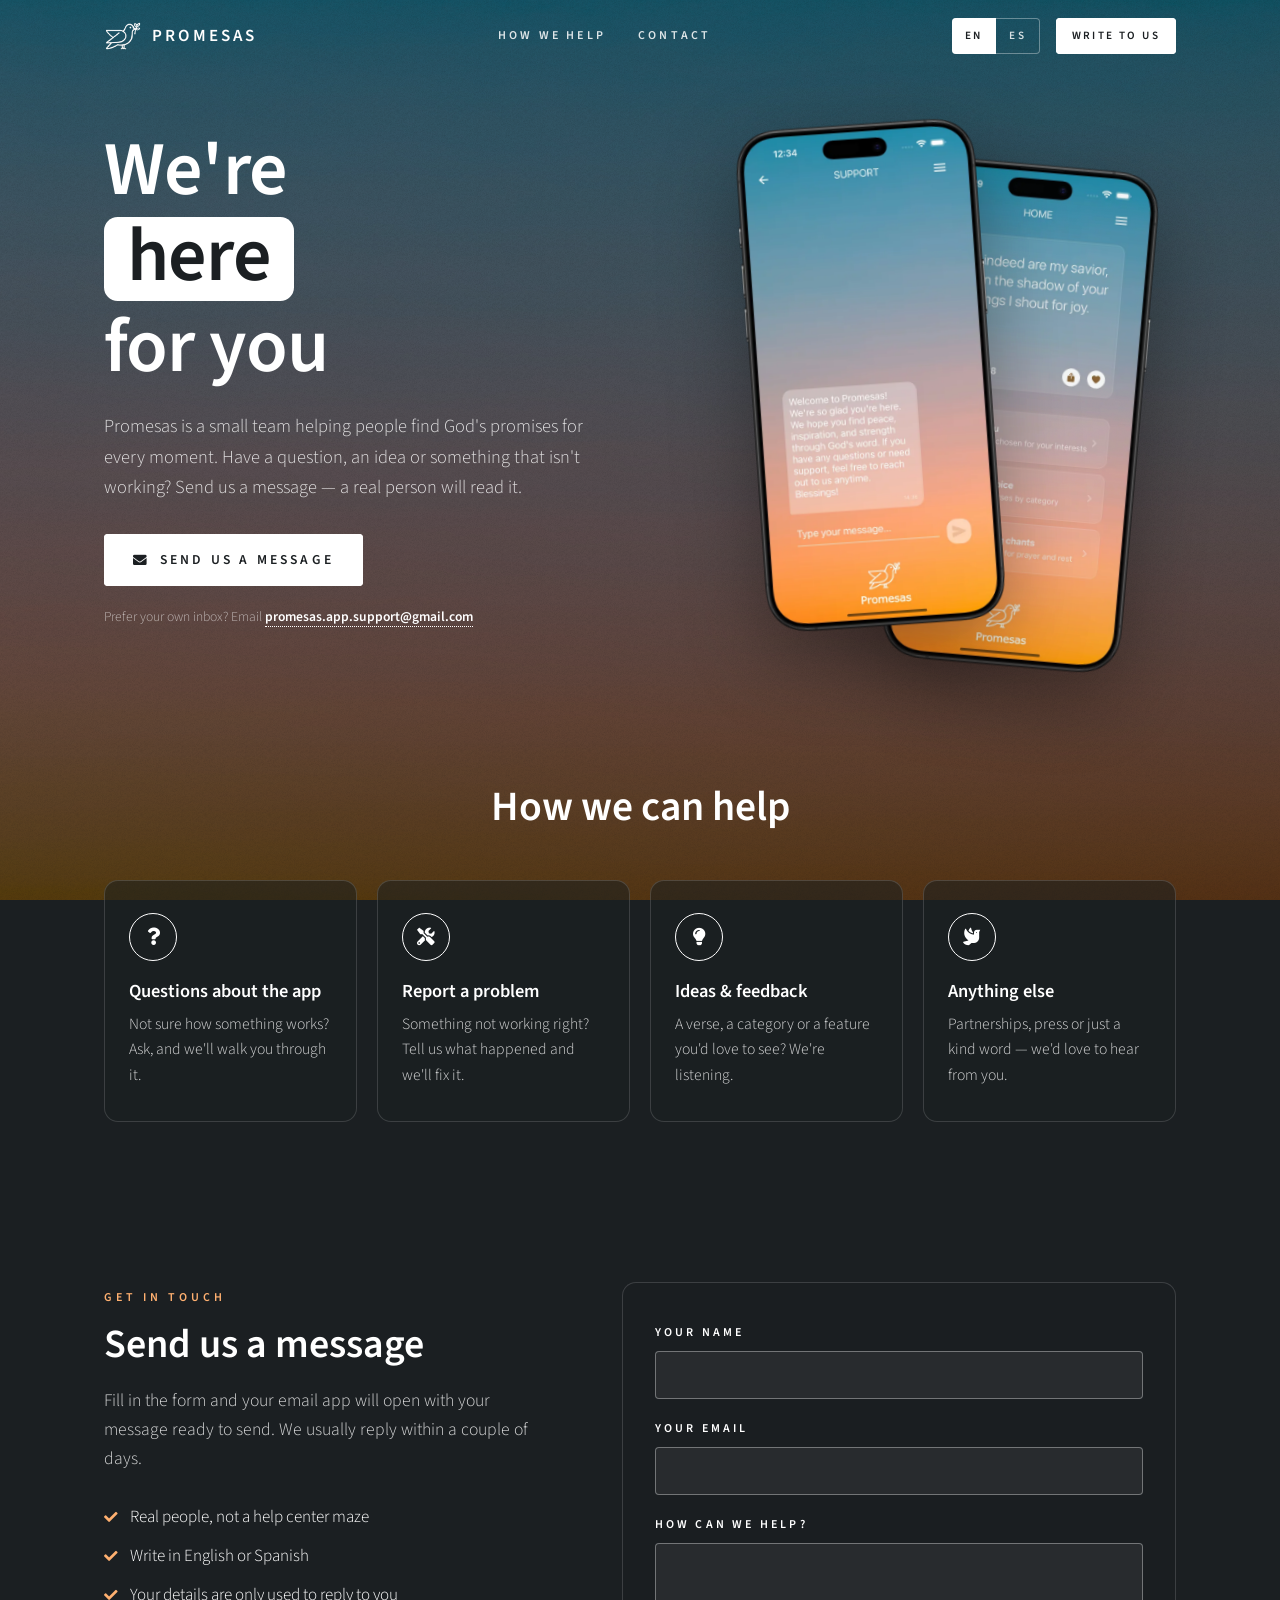
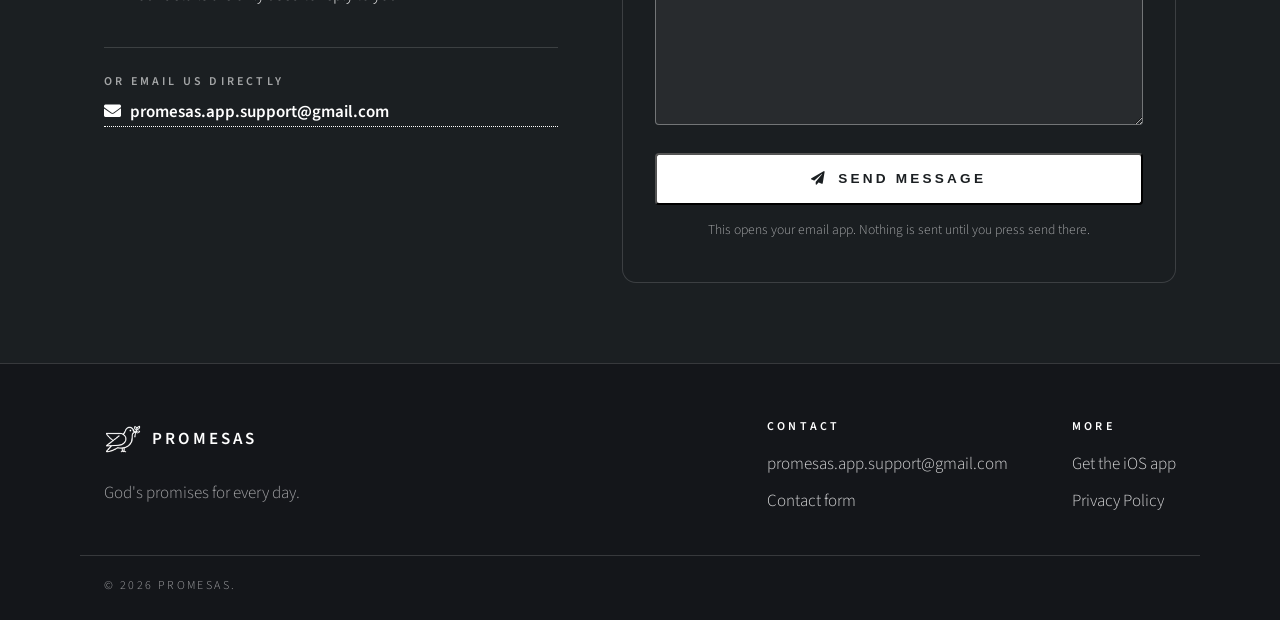
<file: index.html>
<!DOCTYPE HTML>
<html lang="en">
	<head>
		<title>Contact Promesas — We're here to help</title>
		<meta charset="utf-8" />
		<meta name="viewport" content="width=device-width, initial-scale=1" />
		<meta name="description" content="Questions, feedback or a problem with the Promesas app? Send our team a message and we'll get back to you." />
		<link rel="canonical" href="https://web.promesas-app.com/" />
		<meta name="apple-itunes-app" content="app-id=6755903369" />
		<meta property="og:type" content="website" />
		<meta property="og:site_name" content="Promesas" />
		<meta property="og:title" content="Contact Promesas — We're here to help" />
		<meta property="og:description" content="Questions, feedback or a problem with the Promesas app? Send our team a message and we'll get back to you." />
		<meta property="og:url" content="https://web.promesas-app.com/" />
		<meta property="og:image" content="https://web.promesas-app.com/images/og-card.jpg" />
		<meta property="og:image:width" content="1200" />
		<meta property="og:image:height" content="630" />
		<meta property="og:image:alt" content="Promesas app: God's promises for every day" />
		<meta name="twitter:card" content="summary_large_image" />
		<link rel="icon" type="image/png" sizes="32x32" href="images/favicon-32.png" />
		<link rel="apple-touch-icon" href="images/apple-touch-icon.png" />
		<script type="application/ld+json">
		{
			"@context": "https://schema.org",
			"@type": "Organization",
			"name": "Promesas",
			"url": "https://web.promesas-app.com/",
			"logo": "https://web.promesas-app.com/images/apple-touch-icon.png",
			"contactPoint": {
				"@type": "ContactPoint",
				"contactType": "customer support",
				"email": "promesas.app.support@gmail.com",
				"availableLanguage": ["English", "Spanish"]
			}
		}
		</script>
		<link rel="stylesheet" href="assets/css/fontawesome-all.min.css" />
		<link rel="stylesheet" href="https://fonts.googleapis.com/css?family=Source+Sans+Pro:300italic,600italic,300,600&display=swap" />
		<link rel="stylesheet" href="assets/css/landing.css" />
	</head>
	<body>

		<a class="skip-link" href="#contact" data-i18n="skip">Skip to contact form</a>

		<!-- BG -->
			<div id="bg" aria-hidden="true"></div>

		<!-- Nav -->
			<header class="nav" id="top">
				<div class="container nav-inner">
					<a class="brand" href="#top">
						<img src="images/icon-256.webp" width="256" height="256" alt="" />
						<span>Promesas</span>
					</a>
					<nav class="nav-links" aria-label="Primary">
						<a href="#help" data-i18n="nav.help">How we help</a>
						<a href="#contact" data-i18n="nav.contact">Contact</a>
					</nav>
					<div class="nav-end">
						<div class="lang-toggle" role="group" aria-label="Language / Idioma">
							<button type="button" data-lang="en" aria-pressed="true" lang="en">EN</button>
							<button type="button" data-lang="es" aria-pressed="false" lang="es">ES</button>
						</div>
						<a class="button primary small nav-cta" href="#contact" data-i18n="nav.cta">Write to us</a>
					</div>
				</div>
			</header>

		<main>

			<!-- Hero -->
				<section class="hero">
					<div class="container hero-inner">
						<div class="hero-copy">
							<h1 class="hero-title">
								<span data-i18n="hero.l1">We're</span><br />
								<span class="hl" data-i18n="hero.l2">here</span><br />
								<span data-i18n="hero.l3">for you</span>
							</h1>
							<p class="hero-subtitle" data-i18n="hero.sub">
								Promesas is a small team helping people find God's promises for every moment. Have a question, an idea or something that isn't working? Send us a message — a real person will read it.
							</p>
							<ul class="actions">
								<li><a href="#contact" class="button primary large"><i class="fas fa-envelope" aria-hidden="true"></i> <span data-i18n="hero.cta">Send us a message</span></a></li>
							</ul>
							<p class="hero-note">
								<span data-i18n="hero.note">Prefer your own inbox? Email</span>
								<a class="mail-link" href="mailto:promesas.app.support@gmail.com">promesas.app.support@gmail.com</a>
							</p>
						</div>
						<div class="hero-media">
							<img class="phone phone-back" src="images/screens/home.webp" width="588" height="1200" alt="" />
							<img class="phone phone-front" src="images/screens/support.webp" width="588" height="1200" fetchpriority="high" alt="Promesas support screen with a welcome message from the team" data-i18n-alt="hero.alt" />
						</div>
					</div>
				</section>

			<!-- How we can help -->
				<section class="section" id="help">
					<div class="container">
						<h2 class="section-title" data-i18n="help.title">How we can help</h2>
						<div class="grid">
							<article class="card">
								<span class="card-icon" aria-hidden="true"><i class="fas fa-question"></i></span>
								<h3 data-i18n="help.q.t">Questions about the app</h3>
								<p data-i18n="help.q.d">Not sure how something works? Ask, and we'll walk you through it.</p>
							</article>
							<article class="card">
								<span class="card-icon" aria-hidden="true"><i class="fas fa-tools"></i></span>
								<h3 data-i18n="help.b.t">Report a problem</h3>
								<p data-i18n="help.b.d">Something not working right? Tell us what happened and we'll fix it.</p>
							</article>
							<article class="card">
								<span class="card-icon" aria-hidden="true"><i class="fas fa-lightbulb"></i></span>
								<h3 data-i18n="help.f.t">Ideas &amp; feedback</h3>
								<p data-i18n="help.f.d">A verse, a category or a feature you'd love to see? We're listening.</p>
							</article>
							<article class="card">
								<span class="card-icon" aria-hidden="true"><i class="fas fa-dove"></i></span>
								<h3 data-i18n="help.o.t">Anything else</h3>
								<p data-i18n="help.o.d">Partnerships, press or just a kind word — we'd love to hear from you.</p>
							</article>
						</div>
					</div>
				</section>

			<!-- Contact -->
				<section class="section" id="contact">
					<div class="container">
						<div class="contact">
							<div class="contact-intro">
								<span class="eyebrow" data-i18n="contact.eyebrow">Get in touch</span>
								<h2 data-i18n="contact.title">Send us a message</h2>
								<p data-i18n="contact.sub">Fill in the form and your email app will open with your message ready to send. We usually reply within a couple of days.</p>
								<ul class="checks">
									<li><i class="fas fa-check" aria-hidden="true"></i> <span data-i18n="contact.c1">Real people, not a help center maze</span></li>
									<li><i class="fas fa-check" aria-hidden="true"></i> <span data-i18n="contact.c2">Write in English or Spanish</span></li>
									<li><i class="fas fa-check" aria-hidden="true"></i> <span data-i18n="contact.c3">Your details are only used to reply to you</span></li>
								</ul>
								<div class="contact-direct">
									<span class="contact-direct-label" data-i18n="contact.direct">Or email us directly</span>
									<a class="mail-link" href="mailto:promesas.app.support@gmail.com"><i class="fas fa-envelope" aria-hidden="true"></i> promesas.app.support@gmail.com</a>
								</div>
							</div>

							<div class="contact-panel">
								<form id="contact-form" class="contact-form" action="mailto:promesas.app.support@gmail.com" method="post" enctype="text/plain" novalidate>
									<div class="field">
										<label for="cf-name" data-i18n="form.name">Your name</label>
										<input id="cf-name" name="name" type="text" autocomplete="name" required maxlength="100" aria-describedby="cf-name-err" />
										<p class="field-error" id="cf-name-err" aria-live="polite"></p>
									</div>
									<div class="field">
										<label for="cf-email" data-i18n="form.email">Your email</label>
										<input id="cf-email" name="email" type="email" autocomplete="email" inputmode="email" required maxlength="200" aria-describedby="cf-email-err" />
										<p class="field-error" id="cf-email-err" aria-live="polite"></p>
									</div>
									<div class="field">
										<label for="cf-message" data-i18n="form.message">How can we help?</label>
										<textarea id="cf-message" name="message" rows="6" required minlength="10" maxlength="2000" aria-describedby="cf-message-err"></textarea>
										<p class="field-error" id="cf-message-err" aria-live="polite"></p>
									</div>
									<button type="submit" class="button primary large form-submit"><i class="fas fa-paper-plane" aria-hidden="true"></i> <span data-i18n="form.submit">Send message</span></button>
									<p class="form-hint" data-i18n="form.hint">This opens your email app. Nothing is sent until you press send there.</p>
								</form>

								<div class="form-status" id="form-status" role="status" aria-live="polite" tabindex="-1" hidden>
									<span class="card-icon" aria-hidden="true"><i class="fas fa-envelope-open-text"></i></span>
									<h3 data-i18n="done.title">Almost there!</h3>
									<p data-i18n="done.body">Your email app should now be open with your message. Press send there and we'll get back to you soon.</p>
									<p class="form-status-fallback">
										<span data-i18n="done.fallback">Didn't open? Email us at</span>
										<a class="mail-link" href="mailto:promesas.app.support@gmail.com">promesas.app.support@gmail.com</a>
									</p>
									<ul class="actions center">
										<li><button type="button" class="button small" id="copy-message" data-i18n="done.copy">Copy my message</button></li>
										<li><button type="button" class="button small" id="new-message" data-i18n="done.again">Write another</button></li>
									</ul>
									<p class="copy-feedback" id="copy-feedback" aria-live="polite"></p>
								</div>
							</div>
						</div>
					</div>
				</section>

		</main>

		<!-- Footer -->
			<footer class="footer">
				<div class="container footer-inner">
					<div class="footer-brand">
						<a class="brand" href="#top">
							<img src="images/icon-256.webp" width="256" height="256" alt="" loading="lazy" />
							<span>Promesas</span>
						</a>
						<p data-i18n="footer.tag">God's promises for every day.</p>
					</div>
					<div class="footer-col">
						<h4 data-i18n="footer.contact">Contact</h4>
						<a href="mailto:promesas.app.support@gmail.com" class="footer-mail">promesas.app.support@gmail.com</a>
						<a href="#contact" data-i18n="footer.form">Contact form</a>
					</div>
					<div class="footer-col">
						<h4 data-i18n="footer.more">More</h4>
						<a href="https://apps.apple.com/us/app/promesas/id6755903369" data-i18n="footer.app">Get the iOS app</a>
						<a href="privacy.html" data-i18n="footer.privacy">Privacy Policy</a>
					</div>
				</div>
				<div class="container footer-bottom">
					<p>&copy; <span class="year"></span> Promesas.</p>
				</div>
			</footer>

		<script>
			(function () {
				var EMAIL = 'promesas.app.support@gmail.com';

				var I18N = {
					en: {
						'meta.title': "Contact Promesas — We're here to help",
						'skip': 'Skip to contact form',
						'nav.help': 'How we help',
						'nav.contact': 'Contact',
						'nav.cta': 'Write to us',
						'hero.l1': "We're",
						'hero.l2': 'here',
						'hero.l3': 'for you',
						'hero.sub': "Promesas is a small team helping people find God's promises for every moment. Have a question, an idea or something that isn't working? Send us a message — a real person will read it.",
						'hero.cta': 'Send us a message',
						'hero.note': 'Prefer your own inbox? Email',
						'hero.alt': 'Promesas support screen with a welcome message from the team',
						'help.title': 'How we can help',
						'help.q.t': 'Questions about the app',
						'help.q.d': "Not sure how something works? Ask, and we'll walk you through it.",
						'help.b.t': 'Report a problem',
						'help.b.d': "Something not working right? Tell us what happened and we'll fix it.",
						'help.f.t': 'Ideas & feedback',
						'help.f.d': "A verse, a category or a feature you'd love to see? We're listening.",
						'help.o.t': 'Anything else',
						'help.o.d': "Partnerships, press or just a kind word — we'd love to hear from you.",
						'contact.eyebrow': 'Get in touch',
						'contact.title': 'Send us a message',
						'contact.sub': 'Fill in the form and your email app will open with your message ready to send. We usually reply within a couple of days.',
						'contact.c1': 'Real people, not a help center maze',
						'contact.c2': 'Write in English or Spanish',
						'contact.c3': 'Your details are only used to reply to you',
						'contact.direct': 'Or email us directly',
						'form.name': 'Your name',
						'form.email': 'Your email',
						'form.message': 'How can we help?',
						'form.submit': 'Send message',
						'form.hint': 'This opens your email app. Nothing is sent until you press send there.',
						'err.name': 'Please tell us your name.',
						'err.emailEmpty': 'Please enter your email so we can reply.',
						'err.emailBad': "That email doesn't look right. Check it and try again.",
						'err.messageEmpty': 'Please write your message.',
						'err.messageShort': 'Please add a little more detail (at least 10 characters).',
						'done.title': 'Almost there!',
						'done.body': "Your email app should now be open with your message. Press send there and we'll get back to you soon.",
						'done.fallback': "Didn't open? Email us at",
						'done.copy': 'Copy my message',
						'done.again': 'Write another',
						'done.copied': 'Message copied. Paste it into an email to ' + EMAIL + '.',
						'done.copyFail': 'Couldn’t copy automatically. Please select and copy your message.',
						'mail.subject': 'Promesas — message from',
						'mail.from': 'From',
						'footer.tag': "God's promises for every day.",
						'footer.contact': 'Contact',
						'footer.form': 'Contact form',
						'footer.more': 'More',
						'footer.app': 'Get the iOS app',
						'footer.privacy': 'Privacy Policy'
					},
					es: {
						'meta.title': 'Contacta a Promesas — Estamos para ayudarte',
						'skip': 'Ir al formulario de contacto',
						'nav.help': 'Cómo ayudamos',
						'nav.contact': 'Contacto',
						'nav.cta': 'Escríbenos',
						'hero.l1': 'Estamos',
						'hero.l2': 'aquí',
						'hero.l3': 'para ti',
						'hero.sub': 'Promesas es un pequeño equipo que ayuda a las personas a encontrar las promesas de Dios para cada momento. ¿Tienes una pregunta, una idea o algo que no funciona? Escríbenos — una persona real leerá tu mensaje.',
						'hero.cta': 'Envíanos un mensaje',
						'hero.note': '¿Prefieres tu propio correo? Escribe a',
						'hero.alt': 'Pantalla de soporte de Promesas con un mensaje de bienvenida del equipo',
						'help.title': 'Cómo podemos ayudarte',
						'help.q.t': 'Preguntas sobre la app',
						'help.q.d': '¿No sabes cómo funciona algo? Pregúntanos y te guiamos paso a paso.',
						'help.b.t': 'Reportar un problema',
						'help.b.d': '¿Algo no funciona bien? Cuéntanos qué pasó y lo arreglaremos.',
						'help.f.t': 'Ideas y comentarios',
						'help.f.d': '¿Un versículo, una categoría o una función que te gustaría ver? Te escuchamos.',
						'help.o.t': 'Cualquier otra cosa',
						'help.o.d': 'Alianzas, prensa o simplemente unas palabras amables — nos encantará saber de ti.',
						'contact.eyebrow': 'Ponte en contacto',
						'contact.title': 'Envíanos un mensaje',
						'contact.sub': 'Completa el formulario y se abrirá tu app de correo con tu mensaje listo para enviar. Normalmente respondemos en un par de días.',
						'contact.c1': 'Personas reales, no un laberinto de ayuda',
						'contact.c2': 'Escríbenos en español o en inglés',
						'contact.c3': 'Tus datos solo se usan para responderte',
						'contact.direct': 'O escríbenos directamente',
						'form.name': 'Tu nombre',
						'form.email': 'Tu correo electrónico',
						'form.message': '¿Cómo podemos ayudarte?',
						'form.submit': 'Enviar mensaje',
						'form.hint': 'Esto abre tu app de correo. No se envía nada hasta que pulses enviar allí.',
						'err.name': 'Por favor, dinos tu nombre.',
						'err.emailEmpty': 'Por favor, escribe tu correo para poder responderte.',
						'err.emailBad': 'Ese correo no parece correcto. Revísalo e inténtalo de nuevo.',
						'err.messageEmpty': 'Por favor, escribe tu mensaje.',
						'err.messageShort': 'Por favor, añade un poco más de detalle (al menos 10 caracteres).',
						'done.title': '¡Ya casi!',
						'done.body': 'Tu app de correo debería estar abierta con tu mensaje. Pulsa enviar allí y te responderemos pronto.',
						'done.fallback': '¿No se abrió? Escríbenos a',
						'done.copy': 'Copiar mi mensaje',
						'done.again': 'Escribir otro',
						'done.copied': 'Mensaje copiado. Pégalo en un correo a ' + EMAIL + '.',
						'done.copyFail': 'No se pudo copiar automáticamente. Selecciona y copia tu mensaje.',
						'mail.subject': 'Promesas — mensaje de',
						'mail.from': 'De',
						'footer.tag': 'Las promesas de Dios para cada día.',
						'footer.contact': 'Contacto',
						'footer.form': 'Formulario de contacto',
						'footer.more': 'Más',
						'footer.app': 'Descarga la app para iOS',
						'footer.privacy': 'Política de privacidad'
					}
				};

				var lang = 'en';
				var t = function (key) { return (I18N[lang] && I18N[lang][key]) || I18N.en[key] || ''; };

				var store = {
					get: function () { try { return localStorage.getItem('promesas-lang'); } catch (e) { return null; } },
					set: function (v) { try { localStorage.setItem('promesas-lang', v); } catch (e) {} }
				};

				var lastErrors = {};

				function applyLang(next) {
					lang = I18N[next] ? next : 'en';
					document.documentElement.lang = lang;
					document.title = t('meta.title');
					document.querySelectorAll('[data-i18n]').forEach(function (el) { el.textContent = t(el.getAttribute('data-i18n')); });
					document.querySelectorAll('[data-i18n-alt]').forEach(function (el) { el.alt = t(el.getAttribute('data-i18n-alt')); });
					document.querySelectorAll('.lang-toggle button').forEach(function (b) {
						b.setAttribute('aria-pressed', b.getAttribute('data-lang') === lang ? 'true' : 'false');
					});
					// Re-render any visible validation messages in the new language
					Object.keys(lastErrors).forEach(function (id) { setError(id, lastErrors[id]); });
				}

				document.querySelectorAll('.lang-toggle button').forEach(function (b) {
					b.addEventListener('click', function () {
						var next = b.getAttribute('data-lang');
						store.set(next);
						applyLang(next);
					});
				});

				var saved = store.get();
				var browser = (navigator.language || 'en').slice(0, 2).toLowerCase();
				applyLang(saved || (browser === 'es' ? 'es' : 'en'));

				// Contact form (mailto)
				var form = document.getElementById('contact-form');
				var status = document.getElementById('form-status');
				var fields = {
					name: document.getElementById('cf-name'),
					email: document.getElementById('cf-email'),
					message: document.getElementById('cf-message')
				};
				var EMAIL_RE = /^[^\s@]+@[^\s@]+\.[^\s@]{2,}$/;
				var lastBody = '';

				function setError(id, key) {
					var input = fields[id];
					var out = document.getElementById(input.id + '-err');
					if (key) {
						lastErrors[id] = key;
						input.setAttribute('aria-invalid', 'true');
						out.textContent = t(key);
					} else {
						delete lastErrors[id];
						input.removeAttribute('aria-invalid');
						out.textContent = '';
					}
				}

				function check(id) {
					var v = fields[id].value.trim();
					var key = null;
					if (id === 'name' && !v) key = 'err.name';
					if (id === 'email') key = !v ? 'err.emailEmpty' : (!EMAIL_RE.test(v) ? 'err.emailBad' : null);
					if (id === 'message') key = !v ? 'err.messageEmpty' : (v.length < 10 ? 'err.messageShort' : null);
					setError(id, key);
					return !key;
				}

				Object.keys(fields).forEach(function (id) {
					fields[id].addEventListener('blur', function () { if (fields[id].value) check(id); });
					fields[id].addEventListener('input', function () { if (lastErrors[id]) check(id); });
				});

				form.addEventListener('submit', function (e) {
					e.preventDefault();
					var firstBad = null;
					['name', 'email', 'message'].forEach(function (id) {
						if (!check(id) && !firstBad) firstBad = fields[id];
					});
					if (firstBad) { firstBad.focus(); return; }

					var name = fields.name.value.trim();
					var email = fields.email.value.trim();
					var message = fields.message.value.trim();
					lastBody = message + '\n\n— ' + t('mail.from') + ': ' + name + ' <' + email + '>';
					var href = 'mailto:' + EMAIL +
						'?subject=' + encodeURIComponent(t('mail.subject') + ' ' + name) +
						'&body=' + encodeURIComponent(lastBody);

					window.location.href = href;

					form.hidden = true;
					status.hidden = false;
					document.getElementById('copy-feedback').textContent = '';
					status.focus();
				});

				document.getElementById('new-message').addEventListener('click', function () {
					form.reset();
					Object.keys(fields).forEach(function (id) { setError(id, null); });
					status.hidden = true;
					form.hidden = false;
					fields.name.focus();
				});

				document.getElementById('copy-message').addEventListener('click', function () {
					var fb = document.getElementById('copy-feedback');
					var text = 'To: ' + EMAIL + '\n\n' + lastBody;
					var done = function () { fb.textContent = t('done.copied'); };
					var fail = function () { fb.textContent = t('done.copyFail'); };
					if (navigator.clipboard && navigator.clipboard.writeText) {
						navigator.clipboard.writeText(text).then(done, fail);
					} else {
						fail();
					}
				});

				document.querySelectorAll('.year').forEach(function (el) { el.textContent = new Date().getFullYear(); });

				// The privacy policy used to live at #privacy; keep old links working
				if (location.hash === '#privacy') location.replace('privacy.html');

				// Shadow the nav once the page scrolls
				var nav = document.querySelector('.nav');
				var onScroll = function () { nav.classList.toggle('is-scrolled', window.scrollY > 8); };
				window.addEventListener('scroll', onScroll, { passive: true });
				onScroll();
			})();
		</script>

	</body>
</html>
</file>
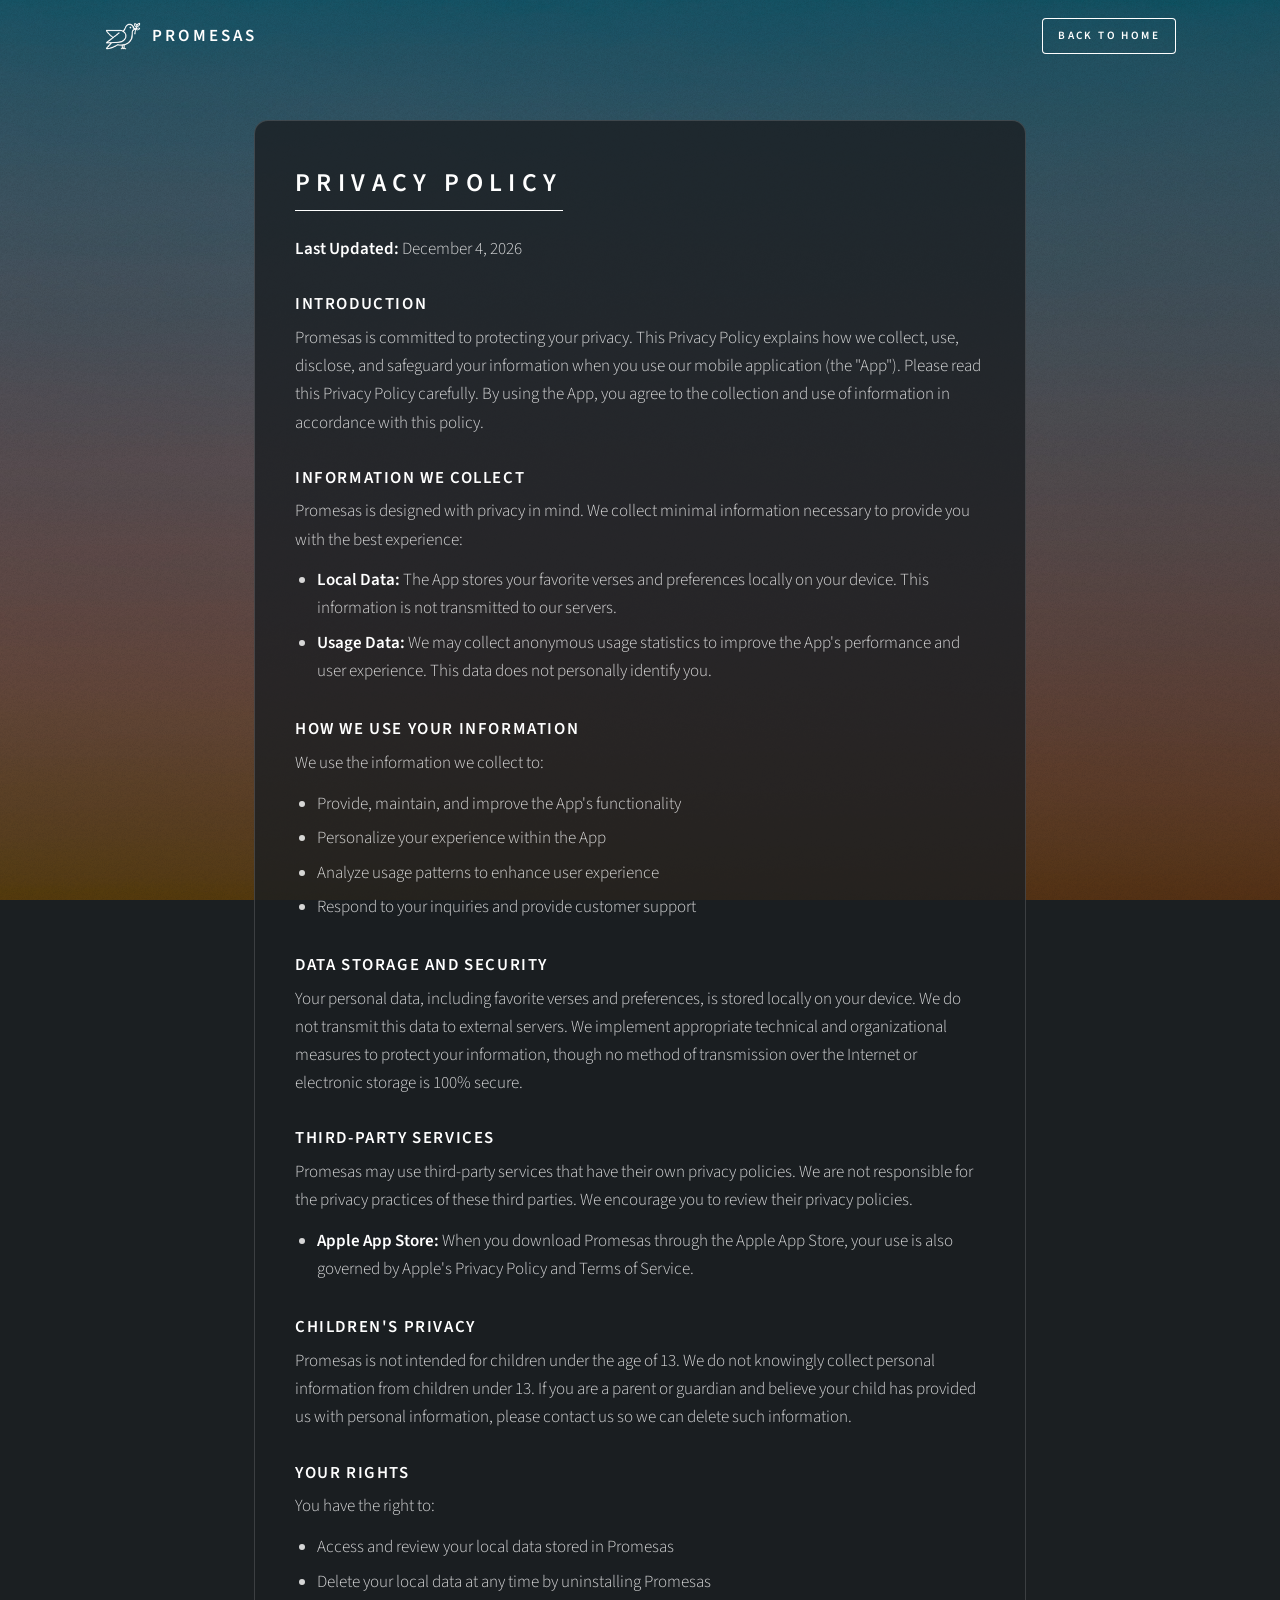
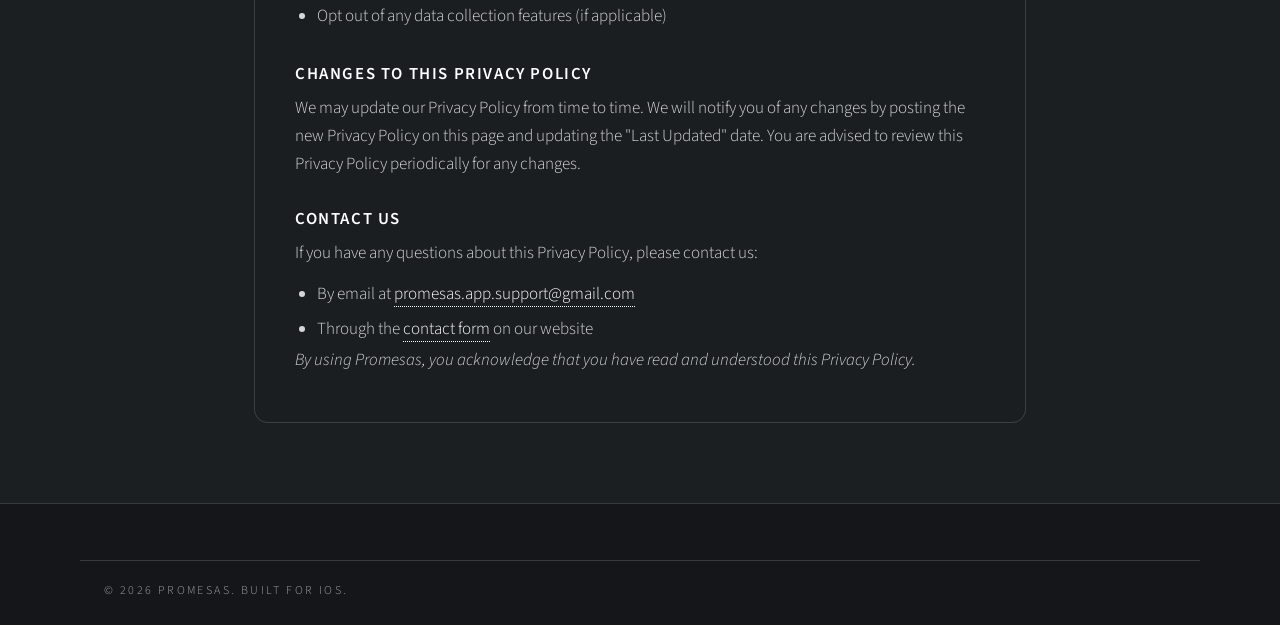
<file: privacy.html>
<!DOCTYPE HTML>
<html lang="en">
	<head>
		<title>Privacy Policy — Promesas</title>
		<meta charset="utf-8" />
		<meta name="viewport" content="width=device-width, initial-scale=1" />
		<link rel="icon" type="image/png" sizes="32x32" href="images/favicon-32.png" />
		<link rel="apple-touch-icon" href="images/apple-touch-icon.png" />
		<link rel="canonical" href="https://web.promesas-app.com/privacy.html" />
		<link rel="stylesheet" href="assets/css/fontawesome-all.min.css" />
		<link rel="stylesheet" href="https://fonts.googleapis.com/css?family=Source+Sans+Pro:300italic,600italic,300,600&display=swap" />
		<link rel="stylesheet" href="assets/css/landing.css" />
	</head>
	<body>

		<div id="bg" aria-hidden="true"></div>

		<header class="nav" id="top">
			<div class="container nav-inner">
				<a class="brand" href="index.html">
					<img src="images/icon-256.webp" width="256" height="256" alt="" />
					<span>Promesas</span>
				</a>
				<a class="button small" href="index.html">Back to home</a>
			</div>
		</header>

		<main class="legal">
			<div class="container narrow">
				<article class="legal-card">
					<h1>Privacy Policy</h1>
					<p><strong>Last Updated:</strong> <span id="privacy-date"></span></p>

					<h3>Introduction</h3>
					<p>Promesas is committed to protecting your privacy. This Privacy Policy explains how we collect, use, disclose, and safeguard your information when you use our mobile application (the "App"). Please read this Privacy Policy carefully. By using the App, you agree to the collection and use of information in accordance with this policy.</p>

					<h3>Information We Collect</h3>
					<p>Promesas is designed with privacy in mind. We collect minimal information necessary to provide you with the best experience:</p>
					<ul>
						<li><strong>Local Data:</strong> The App stores your favorite verses and preferences locally on your device. This information is not transmitted to our servers.</li>
						<li><strong>Usage Data:</strong> We may collect anonymous usage statistics to improve the App's performance and user experience. This data does not personally identify you.</li>
					</ul>

					<h3>How We Use Your Information</h3>
					<p>We use the information we collect to:</p>
					<ul>
						<li>Provide, maintain, and improve the App's functionality</li>
						<li>Personalize your experience within the App</li>
						<li>Analyze usage patterns to enhance user experience</li>
						<li>Respond to your inquiries and provide customer support</li>
					</ul>

					<h3>Data Storage and Security</h3>
					<p>Your personal data, including favorite verses and preferences, is stored locally on your device. We do not transmit this data to external servers. We implement appropriate technical and organizational measures to protect your information, though no method of transmission over the Internet or electronic storage is 100% secure.</p>

					<h3>Third-Party Services</h3>
					<p>Promesas may use third-party services that have their own privacy policies. We are not responsible for the privacy practices of these third parties. We encourage you to review their privacy policies.</p>
					<ul>
						<li><strong>Apple App Store:</strong> When you download Promesas through the Apple App Store, your use is also governed by Apple's Privacy Policy and Terms of Service.</li>
					</ul>

					<h3>Children's Privacy</h3>
					<p>Promesas is not intended for children under the age of 13. We do not knowingly collect personal information from children under 13. If you are a parent or guardian and believe your child has provided us with personal information, please contact us so we can delete such information.</p>

					<h3>Your Rights</h3>
					<p>You have the right to:</p>
					<ul>
						<li>Access and review your local data stored in Promesas</li>
						<li>Delete your local data at any time by uninstalling Promesas</li>
						<li>Opt out of any data collection features (if applicable)</li>
					</ul>

					<h3>Changes to This Privacy Policy</h3>
					<p>We may update our Privacy Policy from time to time. We will notify you of any changes by posting the new Privacy Policy on this page and updating the "Last Updated" date. You are advised to review this Privacy Policy periodically for any changes.</p>

					<h3>Contact Us</h3>
					<p>If you have any questions about this Privacy Policy, please contact us:</p>
					<ul>
						<li>By email at <a href="mailto:promesas.app.support@gmail.com">promesas.app.support@gmail.com</a></li>
						<li>Through the <a href="index.html#contact">contact form</a> on our website</li>
					</ul>

					<p><em>By using Promesas, you acknowledge that you have read and understood this Privacy Policy.</em></p>
				</article>
			</div>
		</main>

		<footer class="footer">
			<div class="container footer-bottom">
				<p>&copy; <span class="year"></span> Promesas. Built for iOS.</p>
			</div>
		</footer>

		<script>
			var today = new Date();
			document.getElementById('privacy-date').textContent = today.toLocaleDateString('en-US', { year: 'numeric', month: 'long', day: 'numeric' });
			document.querySelectorAll('.year').forEach(function (el) { el.textContent = today.getFullYear(); });
			var nav = document.querySelector('.nav');
			var onScroll = function () { nav.classList.toggle('is-scrolled', window.scrollY > 8); };
			window.addEventListener('scroll', onScroll, { passive: true });
			onScroll();
		</script>

	</body>
</html>
</file>
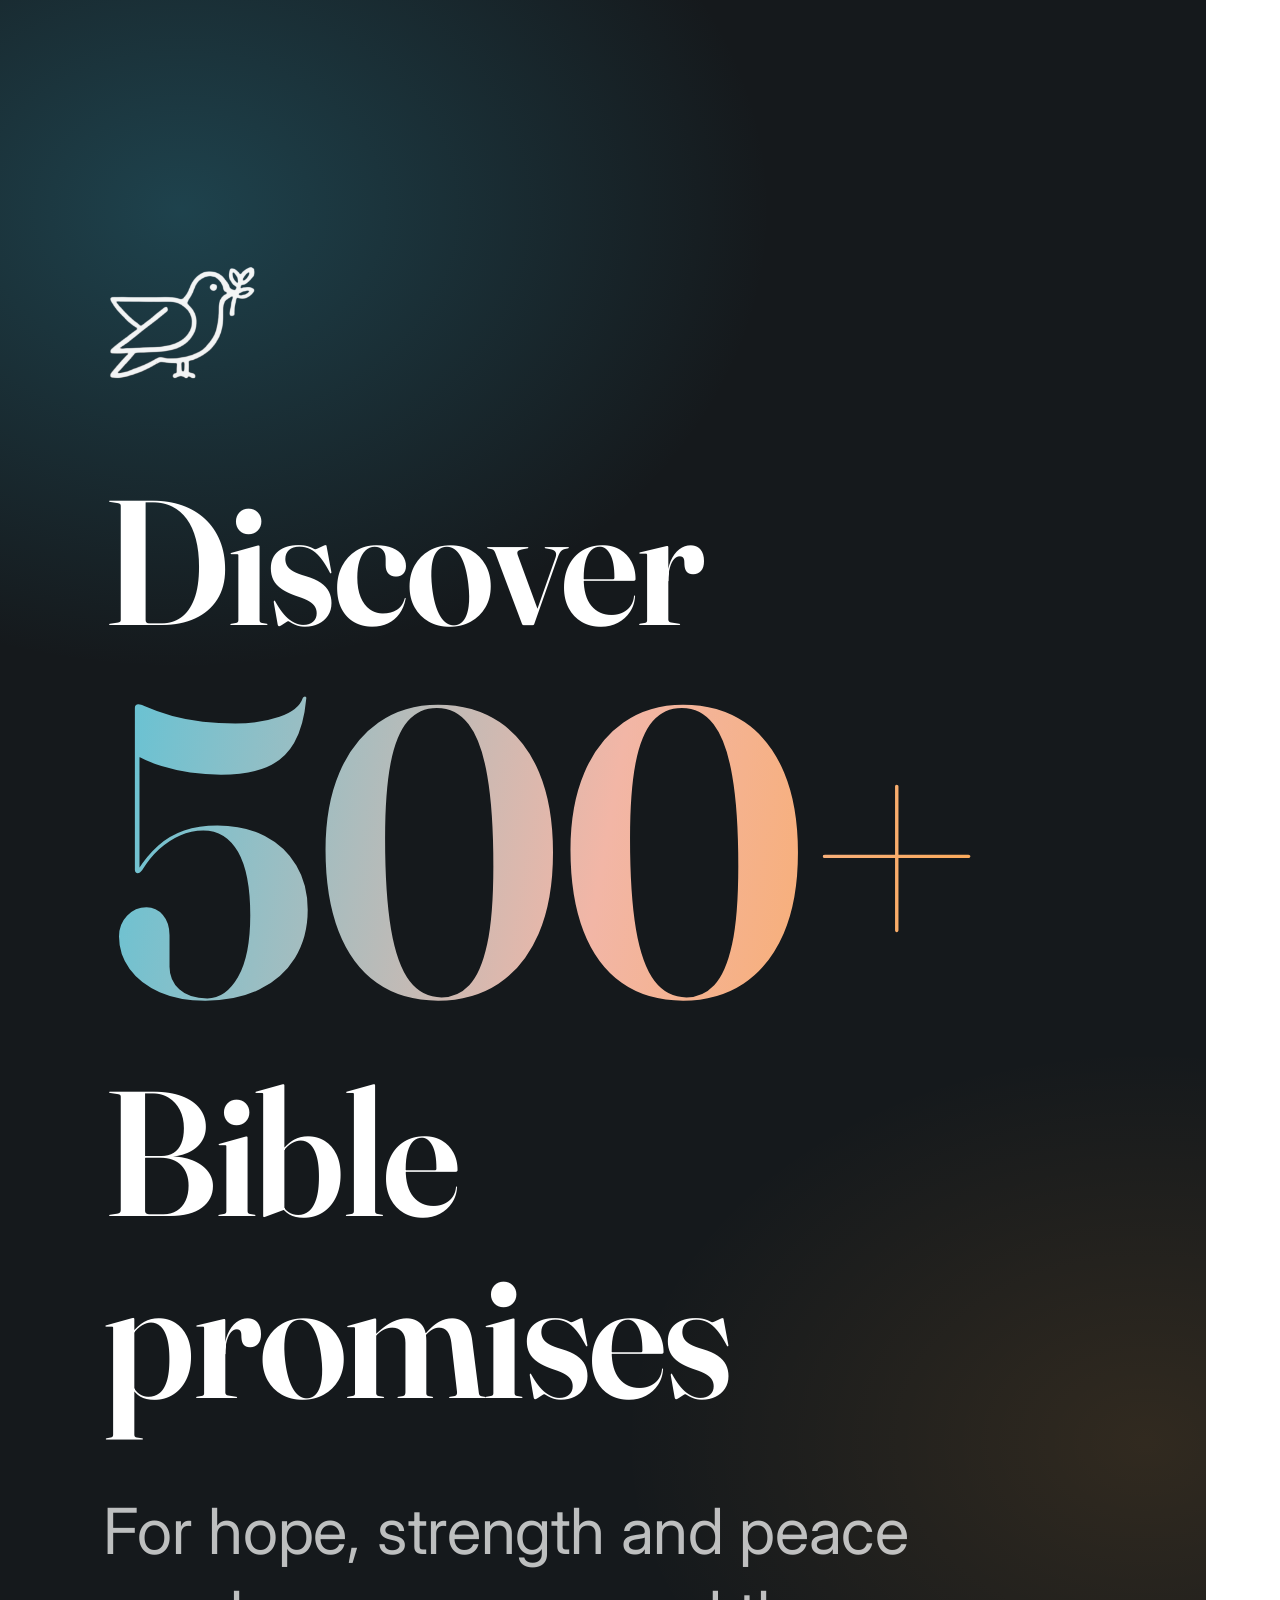
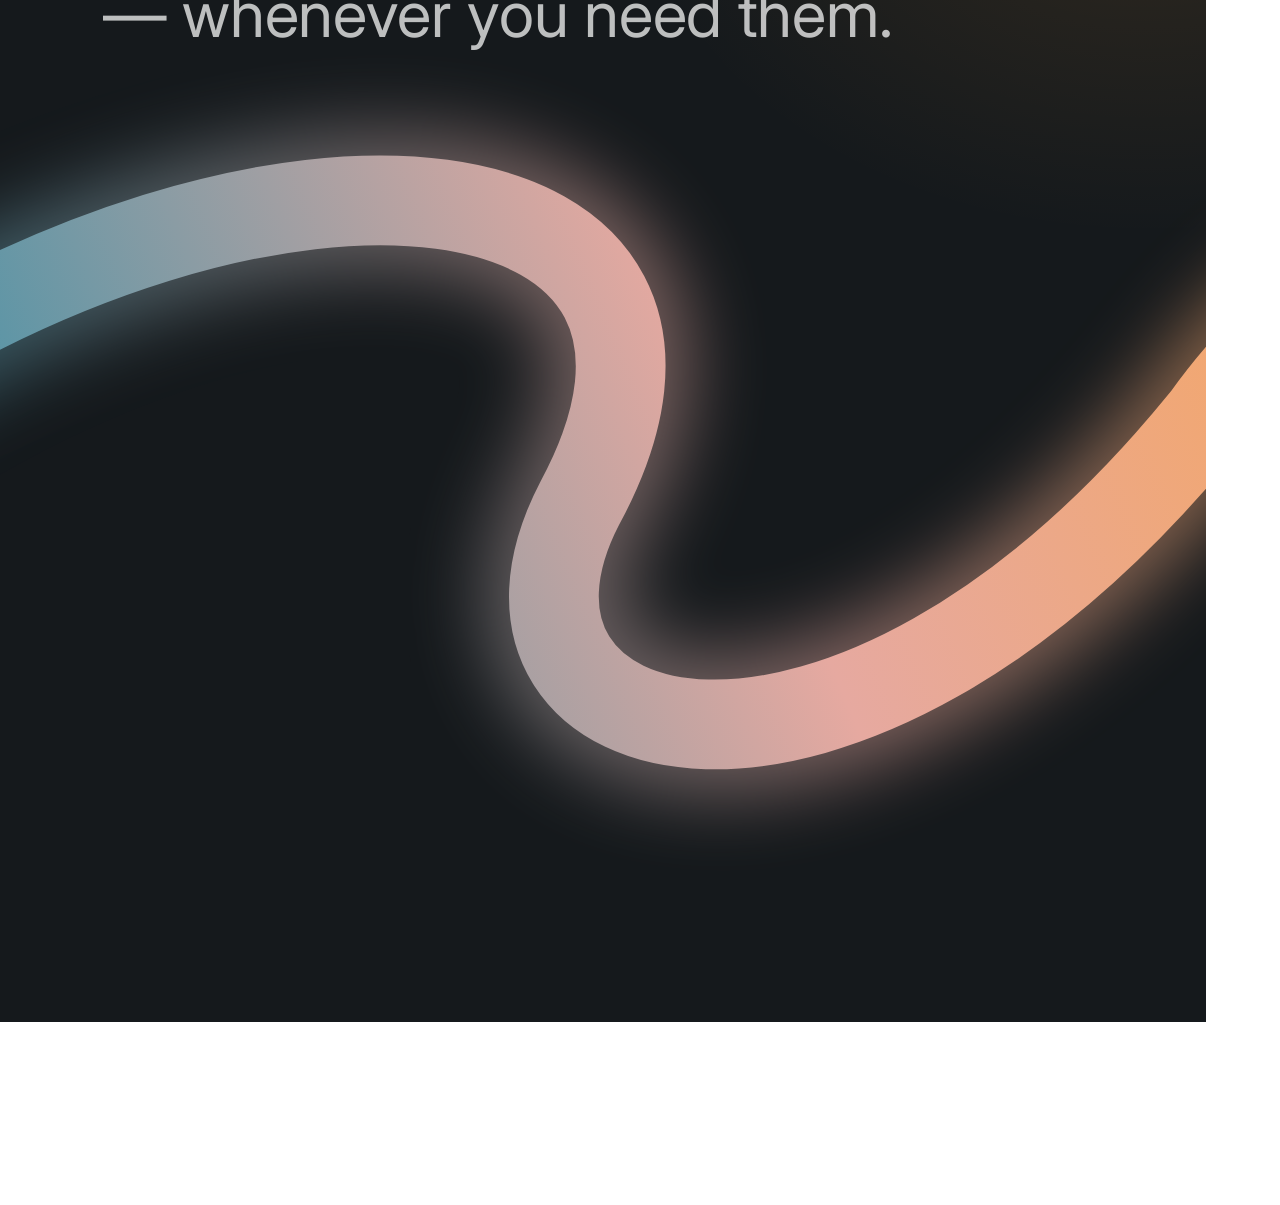
<file: appstore/screenshots.html>
<!doctype html>
<html>
<head>
<meta charset="utf-8">
<link rel="preconnect" href="https://fonts.googleapis.com">
<link href="https://fonts.googleapis.com/css2?family=Inter:wght@400;500;700;800&family=Fraunces:opsz,wght@9..144,600;9..144,700&display=block" rel="stylesheet">
<style>
  /* Laid out on a 1290px-wide canvas, then scaled to the output size (?w=&h=, default 1206 x 2622 for 6.3") */
  :root {
    --ink: #15191c;
    --cream: #f4eee6;
    --teal: #2f8fa8;
    --rose: #d9a3a0;
    --orange: #ffa53a;
  }
  * { margin: 0; padding: 0; box-sizing: border-box; }
  html, body { overflow: hidden; }
  body { font-family: "Inter", -apple-system, sans-serif; -webkit-font-smoothing: antialiased; }

  .slide { position: relative; width: 1290px; height: 2796px; overflow: hidden; transform-origin: 0 0; background: var(--cream); }
  .slide.dark { background: var(--ink); }

  /* Ribbon spans slides 1 and 2 as one continuous curve */
  .ribbon { position: absolute; top: 0; width: 2580px; height: 2796px; overflow: visible; pointer-events: none; }
  .s1 .ribbon { left: 0; }
  .s2 .ribbon { left: -1290px; }

  /* Hero */
  .hero-glow { position: absolute; inset: 0;
    background:
      radial-gradient(900px 700px at 15% 8%, rgba(47,143,168,.35), transparent 70%),
      radial-gradient(800px 600px at 95% 55%, rgba(255,165,58,.12), transparent 70%); }
  .hero { position: absolute; left: 110px; right: 110px; top: 260px; color: #fff; }
  .hero img { width: 170px; height: 170px; margin-bottom: 70px; opacity: .95; }
  .hero h1 { font-family: "Fraunces", serif; font-weight: 600; font-size: 190px; line-height: 1.02; letter-spacing: -3px; }
  .hero h1 .num { display: block; font-size: 440px; line-height: .95; letter-spacing: -8px;
    background: linear-gradient(100deg, #5fc3d6 0%, #f2b6a6 50%, #ffa53a 100%);
    -webkit-background-clip: text; background-clip: text; color: transparent; padding-bottom: 20px; }
  .hero p { margin-top: 70px; font-size: 68px; line-height: 1.3; color: rgba(255,255,255,.72); font-weight: 400; max-width: 900px; }
  .brand { position: absolute; left: 110px; bottom: 150px; color: rgba(255,255,255,.9); font-size: 54px; font-weight: 700; letter-spacing: .5px; }

  /* Feature slides */
  .caption { position: absolute; top: 190px; left: 80px; right: 80px; text-align: center; color: var(--ink); z-index: 2; }
  .caption h2 { font-size: 98px; font-weight: 700; letter-spacing: -2px; line-height: 1.08; }
  .caption p { margin-top: 26px; font-size: 64px; font-weight: 400; color: rgba(21,25,28,.7); letter-spacing: -.5px; line-height: 1.2; }
  .phone { position: absolute; left: 50%; top: 620px; width: 1060px; transform: translateX(-50%); z-index: 1;
    filter: drop-shadow(0 50px 70px rgba(60,40,20,.22)); }
</style>
</head>
<body>
<script>
const params = new URLSearchParams(location.search);
const n = Number(params.get('n') || 1);
const outW = Number(params.get('w') || 1206), outH = Number(params.get('h') || 2622);
const k = outW / 1290;
const ribbon = `
<svg class="ribbon" viewBox="0 0 2580 2796" xmlns="http://www.w3.org/2000/svg">
  <defs>
    <linearGradient id="rg" gradientUnits="userSpaceOnUse" x1="0" y1="2700" x2="1900" y2="1900">
      <stop offset="0" stop-color="#2f8fa8"/>
      <stop offset=".45" stop-color="#e6a9a0"/>
      <stop offset="1" stop-color="#ffa53a"/>
    </linearGradient>
    <path id="p" d="M -200 2150 C 300 1800, 820 1880, 620 2250 C 480 2520, 900 2640, 1290 2160 C 1520 1840, 1760 2050, 1640 2420 C 1580 2600, 1500 2760, 1440 2900"/>
    <filter id="glow" x="-20%" y="-20%" width="140%" height="140%"><feGaussianBlur stdDeviation="40"/></filter>
  </defs>
  <g fill="none" stroke-linecap="round">
    <use href="#p" stroke="url(#rg)" stroke-width="150" opacity=".5" filter="url(#glow)"/>
    <use href="#p" stroke="url(#rg)" stroke-width="96"/>
  </g>
</svg>`;
const shots = {
  2: ['home.png', 'A promise to<br>start every day', 'Hand-picked verses<br>each time you open the app'],
  3: ['for_you.png', 'Verses chosen<br>just for you', 'Promises picked<br>for your interests'],
  4: ['liked.png', 'Keep your favorites<br>close', 'Save the verses<br>that speak to you'],
  5: ['widget.png', 'God’s Word on<br>your Home Screen', 'A new promise<br>every time you look'],
};
let html;
if (n === 1) {
  html = `<div class="slide dark s1">
    <div class="hero-glow"></div>${ribbon}
    <div class="hero">
      <img src="../images/splash-icon.png" alt="">
      <h1>Discover<span class="num">500+</span>Bible promises</h1>
      <p>For hope, strength and peace — whenever you need them.</p>
    </div>
  </div>`;
} else {
  const [img, h, p] = shots[n];
  html = `<div class="slide s${n}">${n === 2 ? ribbon : ''}
    <div class="caption"><h2>${h}</h2><p>${p}</p></div>
    <img class="phone" src="../images/${img}" alt="">
  </div>`;
}
document.body.innerHTML = html;
document.body.style.cssText = `width:${outW}px;height:${outH}px`;
const slide = document.querySelector('.slide');
slide.style.height = `${outH / k}px`;
slide.style.transform = `scale(${k})`;
</script>
</body>
</html>
</file>
<file: assets/css/landing.css>
/*
	Promesas landing
	Keeps the Dimension look (sunset background, Source Sans Pro,
	uppercase letter-spaced UI, outlined buttons) in a scrolling layout.
*/

:root {
	--text: #ffffff;
	--text-soft: rgba(255, 255, 255, 0.82);
	--text-muted: rgba(255, 255, 255, 0.6);
	--ink: #1b1f22;
	--panel: rgba(27, 31, 34, 0.55);
	--panel-strong: rgba(27, 31, 34, 0.8);
	--line: rgba(255, 255, 255, 0.35);
	--line-soft: rgba(255, 255, 255, 0.15);
	--accent: #ffb070;
	--radius: 14px;
	--max: 1120px;
}

*, *::before, *::after { box-sizing: border-box; }

html { scroll-behavior: smooth; scroll-padding-top: 5rem; }

body {
	margin: 0;
	background: #1b1f22;
	color: var(--text);
	font-family: "Source Sans Pro", sans-serif;
	font-weight: 300;
	font-size: 17px;
	line-height: 1.65;
	-webkit-font-smoothing: antialiased;
	overflow-x: hidden;
}

img { max-width: 100%; display: block; }

a { color: inherit; text-decoration: none; }

h1, h2, h3, h4 { font-weight: 600; line-height: 1.15; margin: 0; }

p { margin: 0; }

ul { margin: 0; padding: 0; list-style: none; }

.container {
	width: 100%;
	max-width: var(--max);
	margin: 0 auto;
	padding: 0 1.5rem;
}

.container.narrow { max-width: 820px; }

/* Background (same image + overlay as before, fixed behind the page) */

	#bg {
		position: fixed;
		inset: 0;
		z-index: -1;
		background-image:
			linear-gradient(to bottom, rgba(12, 14, 18, 0.45), rgba(12, 14, 18, 0.7)),
			url("../../images/overlay.png"),
			url("../../images/bg.jpg");
		background-size: auto, 256px 256px, cover;
		background-repeat: no-repeat, repeat, no-repeat;
		background-position: center;
	}

/* Buttons (Dimension style) */

	.button {
		display: inline-flex;
		align-items: center;
		justify-content: center;
		gap: 0.6rem;
		height: 2.75rem;
		padding: 0 1.4rem;
		border-radius: 4px;
		box-shadow: inset 0 0 0 1px var(--text);
		background: transparent;
		color: var(--text);
		font-weight: 600;
		font-size: 0.8rem;
		letter-spacing: 0.2rem;
		text-transform: uppercase;
		white-space: nowrap;
		cursor: pointer;
		transition: background-color 0.2s ease, color 0.2s ease, transform 0.2s ease;
	}

	.button:hover { background-color: rgba(255, 255, 255, 0.08); }

	.button.primary { background: var(--text); color: var(--ink); }

	.button.primary:hover { background: rgba(255, 255, 255, 0.88); transform: translateY(-1px); }

	.button.small { height: 2.25rem; padding: 0 1rem; font-size: 0.7rem; letter-spacing: 0.15rem; }

	.button.large { height: 3.25rem; padding: 0 1.8rem; font-size: 0.85rem; }

	.button .fab { font-size: 1.35em; letter-spacing: 0; }

	.actions { display: flex; flex-wrap: wrap; gap: 1rem; }

	.actions.center { justify-content: center; }

/* Nav */

	.nav {
		position: sticky;
		top: 0;
		z-index: 10;
		transition: background-color 0.3s ease, box-shadow 0.3s ease;
	}

	.nav.is-scrolled {
		background: rgba(19, 21, 25, 0.75);
		backdrop-filter: blur(12px);
		-webkit-backdrop-filter: blur(12px);
		box-shadow: 0 1px 0 var(--line-soft);
	}

	.nav-inner {
		display: flex;
		align-items: center;
		justify-content: space-between;
		gap: 1.5rem;
		height: 4.5rem;
	}

	.brand {
		display: inline-flex;
		align-items: center;
		gap: 0.6rem;
		font-weight: 600;
		letter-spacing: 0.2rem;
		text-transform: uppercase;
	}

	.brand img { width: 2.4rem; height: 2.4rem; }

	.nav-links { display: flex; gap: 2rem; }

	.nav-links a {
		font-size: 0.75rem;
		font-weight: 600;
		letter-spacing: 0.2rem;
		text-transform: uppercase;
		opacity: 0.85;
		transition: opacity 0.2s ease;
	}

	.nav-links a:hover { opacity: 1; }

/* Hero */

	.hero { padding: 3rem 0 4rem; }

	.hero-inner {
		display: grid;
		grid-template-columns: 1.05fr 0.95fr;
		align-items: center;
		gap: 3rem;
	}

	.hero-title {
		font-size: clamp(2.8rem, 6vw, 4.75rem);
		line-height: 1.05;
		letter-spacing: -0.01em;
		margin-bottom: 1.5rem;
	}

	.hl {
		display: inline-block;
		padding: 0 0.3em 0.06em;
		margin: 0.08em 0;
		border-radius: 0.18em;
		background: var(--text);
		color: var(--ink);
	}

	.hero-subtitle {
		max-width: 32rem;
		font-size: 1.15rem;
		color: var(--text-soft);
		margin-bottom: 2rem;
	}

	.hero-note {
		margin-top: 1.25rem;
		font-size: 0.85rem;
		color: var(--text-muted);
	}

	.hero-note i { margin-right: 0.35rem; }

	.hero-media {
		position: relative;
		display: flex;
		justify-content: center;
		min-height: 520px;
	}

	.phone { height: auto; filter: drop-shadow(0 30px 40px rgba(0, 0, 0, 0.35)); }

	.hero-media .phone { position: absolute; width: 250px; }

	.hero-media .phone-front { left: 50%; top: 0; transform: translateX(-75%) rotate(-4deg); z-index: 2; }

	.hero-media .phone-back { left: 50%; top: 40px; transform: translateX(-15%) rotate(5deg); opacity: 0.95; }

/* Verse marquee */

	.marquee {
		overflow: hidden;
		padding: 1rem 0 2rem;
		-webkit-mask-image: linear-gradient(to right, transparent, #000 8%, #000 92%, transparent);
		mask-image: linear-gradient(to right, transparent, #000 8%, #000 92%, transparent);
	}

	.marquee-track {
		display: flex;
		gap: 1.25rem;
		width: max-content;
		animation: marquee 60s linear infinite;
	}

	.marquee:hover .marquee-track { animation-play-state: paused; }

	@keyframes marquee {
		to { transform: translateX(calc(-50% - 0.625rem)); }
	}

	.quote {
		margin: 0;
		width: 300px;
		padding: 1.4rem 1.5rem;
		border-radius: var(--radius);
		background: var(--panel);
		border: 1px solid var(--line-soft);
		backdrop-filter: blur(6px);
		-webkit-backdrop-filter: blur(6px);
	}

	.quote blockquote { margin: 0 0 0.9rem; font-style: italic; color: var(--text-soft); }

	.quote figcaption {
		font-size: 0.7rem;
		font-weight: 600;
		letter-spacing: 0.2rem;
		text-transform: uppercase;
	}

/* Sections */

	.section { padding: 5rem 0; }

	.section-title {
		text-align: center;
		font-size: clamp(1.8rem, 3.5vw, 2.6rem);
		margin-bottom: 3rem;
	}

	.eyebrow {
		display: inline-block;
		margin-bottom: 0.9rem;
		font-size: 0.75rem;
		font-weight: 600;
		letter-spacing: 0.25rem;
		text-transform: uppercase;
		color: var(--accent);
	}

/* Feature cards */

	.grid {
		display: grid;
		grid-template-columns: repeat(4, 1fr);
		gap: 1.25rem;
	}

	.card {
		padding: 2rem 1.5rem;
		border-radius: var(--radius);
		background: var(--panel);
		border: 1px solid var(--line-soft);
		transition: transform 0.25s ease, border-color 0.25s ease;
	}

	.card:hover { transform: translateY(-4px); border-color: var(--line); }

	.card-icon {
		display: inline-flex;
		align-items: center;
		justify-content: center;
		width: 3rem;
		height: 3rem;
		margin-bottom: 1.25rem;
		border-radius: 50%;
		border: 1px solid var(--text);
		font-size: 1.1rem;
	}

	.card h3 { font-size: 1.15rem; margin-bottom: 0.6rem; }

	.card p { color: var(--text-soft); font-size: 0.98rem; }

/* Alternating feature rows */

	.feature-row {
		display: grid;
		grid-template-columns: 1fr 1fr;
		align-items: center;
		gap: 4rem;
	}

	.feature-row + .feature-row { margin-top: 6rem; }

	.feature-row.reverse .feature-media { order: 2; }

	.feature-media {
		display: flex;
		justify-content: center;
		padding: 2.5rem;
		background: radial-gradient(closest-side, rgba(255, 255, 255, 0.2), rgba(255, 255, 255, 0));
	}

	.feature-media .phone { width: 260px; }

	.feature-media.pair { gap: 1rem; align-items: flex-start; }

	.feature-media.pair .phone { width: 220px; height: auto; }

	.feature-copy h2 { font-size: clamp(1.8rem, 3.2vw, 2.5rem); margin-bottom: 1.1rem; }

	.feature-copy p { color: var(--text-soft); font-size: 1.1rem; margin-bottom: 1.5rem; }

	.checks li { display: flex; gap: 0.75rem; align-items: baseline; padding: 0.35rem 0; }

	.checks i { color: var(--accent); font-size: 0.85rem; }

/* Topics band */

	.band {
		text-align: center;
		padding: 3.5rem 2rem;
		border-radius: 24px;
		background: var(--panel-strong);
		border: 1px solid var(--line-soft);
	}

	.band h2 { font-size: clamp(1.7rem, 3.2vw, 2.4rem); margin-bottom: 0.6rem; }

	.band p { color: var(--text-soft); margin-bottom: 2rem; }

	.chips { display: flex; flex-wrap: wrap; justify-content: center; gap: 0.75rem; }

	.chips li {
		padding: 0.55rem 1.25rem;
		border-radius: 999px;
		box-shadow: inset 0 0 0 1px var(--line);
		font-size: 0.75rem;
		font-weight: 600;
		letter-spacing: 0.2rem;
		text-transform: uppercase;
	}

/* FAQ */

	.faq details { border-bottom: 1px solid var(--line-soft); }

	.faq details:first-child { border-top: 1px solid var(--line-soft); }

	.faq summary {
		display: flex;
		justify-content: space-between;
		align-items: center;
		gap: 1rem;
		padding: 1.3rem 0.25rem;
		font-weight: 600;
		font-size: 1.1rem;
		cursor: pointer;
		list-style: none;
	}

	.faq summary::-webkit-details-marker { display: none; }

	.faq summary::after {
		content: "+";
		font-size: 1.5rem;
		font-weight: 300;
		line-height: 1;
		transition: transform 0.2s ease;
	}

	.faq details[open] summary::after { transform: rotate(45deg); }

	.faq details p { padding: 0 0.25rem 1.4rem; color: var(--text-soft); }

	.faq a { border-bottom: 1px dotted var(--text); }

/* Final CTA */

	.cta { text-align: center; }

	.cta-logo { width: 5rem; height: 5rem; margin: 0 auto 1.5rem; }

	.cta h2 { font-size: clamp(2.2rem, 5vw, 3.5rem); margin-bottom: 0.75rem; }

	.cta p { color: var(--text-soft); font-size: 1.15rem; margin-bottom: 2rem; }

/* Footer */

	.footer {
		background: rgba(19, 21, 25, 0.8);
		border-top: 1px solid var(--line-soft);
		padding-top: 3.5rem;
	}

	.footer-inner {
		display: grid;
		grid-template-columns: 2fr 1fr 1fr;
		gap: 2rem;
		padding-bottom: 2.5rem;
	}

	.footer-brand p { margin-top: 0.75rem; color: var(--text-muted); }

	.footer-col { display: flex; flex-direction: column; gap: 0.6rem; }

	.footer-col h4 {
		font-size: 0.75rem;
		letter-spacing: 0.2rem;
		text-transform: uppercase;
		margin-bottom: 0.4rem;
	}

	.footer-col a { color: var(--text-soft); }

	.footer-col a:hover { color: var(--text); }

	.footer-bottom {
		padding-top: 1.25rem;
		padding-bottom: 1.5rem;
		border-top: 1px solid var(--line-soft);
		font-size: 0.75rem;
		letter-spacing: 0.15rem;
		text-transform: uppercase;
		color: var(--text-muted);
	}

/* Legal page */

	.legal { padding: 3rem 0 5rem; }

	.legal-card {
		padding: 3rem 2.5rem;
		border-radius: var(--radius);
		background: var(--panel-strong);
		border: 1px solid var(--line-soft);
	}

	.legal h1 {
		font-size: 1.6rem;
		letter-spacing: 0.4rem;
		text-transform: uppercase;
		padding-bottom: 0.75rem;
		margin-bottom: 1.5rem;
		border-bottom: 1px solid var(--text);
		display: inline-block;
	}

	.legal h3 { font-size: 1.05rem; letter-spacing: 0.1rem; text-transform: uppercase; margin: 2rem 0 0.6rem; }

	.legal p, .legal li { color: var(--text-soft); }

	.legal p + p { margin-top: 1rem; }

	.legal ul { list-style: disc; padding-left: 1.4rem; margin-top: 0.6rem; }

	.legal li { padding: 0.2rem 0; }

	.legal strong { color: var(--text); font-weight: 600; }

/* Responsive */

	@media (max-width: 980px) {
		.nav-links { display: none; }

		.hero-inner { grid-template-columns: 1fr; text-align: center; }

		.hero-subtitle { margin-left: auto; margin-right: auto; }

		.hero .actions { justify-content: center; }

		.hero-media { min-height: 480px; }

		.grid { grid-template-columns: repeat(2, 1fr); }

		.feature-row { grid-template-columns: 1fr; gap: 2rem; text-align: center; }

		.feature-row.reverse .feature-media { order: 0; }

		.checks { display: inline-block; text-align: left; }
	}

	@media (max-width: 600px) {
		body { font-size: 16px; }

		.container { padding: 0 1rem; }

		.hero { padding-top: 1.5rem; }

		.hero .button.large { width: 100%; }

		.hero-media { min-height: 400px; }

		.hero-media .phone { width: 190px; }

		.grid { grid-template-columns: 1fr; }

		.section { padding: 3.5rem 0; }

		.feature-row + .feature-row { margin-top: 4rem; }

		.feature-media { padding: 1.5rem; }

		.feature-media .phone { width: 220px; }

		.feature-media.pair { padding: 1.5rem 0; gap: 0.75rem; }

		.feature-media.pair .phone { width: calc(50% - 0.375rem); max-width: 170px; }

		.button.large { font-size: 0.72rem; letter-spacing: 0.12rem; padding: 0 1.2rem; }

		.footer-inner { grid-template-columns: 1fr 1fr; }

		.footer-brand { grid-column: 1 / -1; }

		.legal-card { padding: 2rem 1.25rem; }
	}

	@media (prefers-reduced-motion: reduce) {
		html { scroll-behavior: auto; }

		.marquee-track { animation: none; }

		.marquee { overflow-x: auto; }
	}

/* Contact page: skip link, language toggle, contact form */

	.skip-link {
		position: absolute;
		left: 1rem;
		top: -3rem;
		z-index: 20;
		padding: 0.6rem 1rem;
		border-radius: 4px;
		background: var(--text);
		color: var(--ink);
		font-weight: 600;
	}

	.skip-link:focus { top: 1rem; }

	a:focus-visible, button:focus-visible, input:focus-visible, textarea:focus-visible {
		outline: 2px solid var(--accent);
		outline-offset: 3px;
	}

	.nav-end { display: flex; align-items: center; gap: 1rem; }

	.lang-toggle {
		display: inline-flex;
		border-radius: 4px;
		box-shadow: inset 0 0 0 1px var(--line);
		overflow: hidden;
	}

	.lang-toggle button {
		min-width: 2.75rem;
		height: 2.25rem;
		padding: 0 0.7rem;
		border: 0;
		background: transparent;
		color: var(--text-soft);
		font: inherit;
		font-size: 0.7rem;
		font-weight: 600;
		letter-spacing: 0.15rem;
		cursor: pointer;
		transition: background-color 0.2s ease, color 0.2s ease;
	}

	.lang-toggle button:hover { color: var(--text); }

	.lang-toggle button[aria-pressed="true"] { background: var(--text); color: var(--ink); }

	.mail-link {
		color: var(--text);
		font-weight: 600;
		border-bottom: 1px dotted var(--text);
		overflow-wrap: anywhere;
	}

	.mail-link:hover { color: var(--accent); border-bottom-color: var(--accent); }

	.mail-link i { margin-right: 0.4rem; }

	.contact {
		display: grid;
		grid-template-columns: 0.9fr 1.1fr;
		gap: 4rem;
		align-items: start;
	}

	.contact-intro h2 { font-size: clamp(1.8rem, 3.2vw, 2.5rem); margin-bottom: 1.1rem; }

	.contact-intro > p { color: var(--text-soft); font-size: 1.1rem; margin-bottom: 1.5rem; }

	.contact-direct {
		margin-top: 2rem;
		padding-top: 1.5rem;
		border-top: 1px solid var(--line-soft);
		display: flex;
		flex-direction: column;
		gap: 0.4rem;
	}

	.contact-direct-label {
		font-size: 0.75rem;
		font-weight: 600;
		letter-spacing: 0.2rem;
		text-transform: uppercase;
		color: var(--text-muted);
	}

	.contact-panel {
		padding: 2.5rem 2rem;
		border-radius: var(--radius);
		background: var(--panel-strong);
		border: 1px solid var(--line-soft);
		backdrop-filter: blur(6px);
		-webkit-backdrop-filter: blur(6px);
	}

	.field + .field { margin-top: 1.25rem; }

	.field label {
		display: block;
		margin-bottom: 0.5rem;
		font-size: 0.75rem;
		font-weight: 600;
		letter-spacing: 0.2rem;
		text-transform: uppercase;
	}

	.field input, .field textarea {
		display: block;
		width: 100%;
		padding: 0.75rem 1rem;
		border: 0;
		border-radius: 4px;
		box-shadow: inset 0 0 0 1px var(--line);
		background: rgba(255, 255, 255, 0.06);
		color: var(--text);
		font: inherit;
		font-size: 1rem;
		transition: box-shadow 0.2s ease, background-color 0.2s ease;
	}

	.field input { height: 3rem; }

	.field textarea { resize: vertical; min-height: 9rem; }

	.field input:focus, .field textarea:focus {
		background: rgba(255, 255, 255, 0.1);
		box-shadow: inset 0 0 0 2px var(--text);
		outline: none;
	}

	.field [aria-invalid="true"] { box-shadow: inset 0 0 0 2px var(--accent); }

	.field-error {
		min-height: 1.4em;
		margin-top: 0.4rem;
		font-size: 0.9rem;
		font-weight: 600;
		color: var(--accent);
	}

	.field-error:empty { min-height: 0; margin-top: 0; }

	.form-submit { width: 100%; margin-top: 1.75rem; }

	.form-hint { margin-top: 0.9rem; font-size: 0.85rem; color: var(--text-muted); text-align: center; }

	.form-status { text-align: center; outline: none; }

	.form-status h3 { font-size: 1.6rem; margin-bottom: 0.75rem; }

	.form-status > p { color: var(--text-soft); }

	.form-status .form-status-fallback { margin: 1.25rem 0 1.75rem; }

	.copy-feedback { margin-top: 1rem; font-size: 0.9rem; color: var(--text-soft); }

	.copy-feedback:empty { display: none; }

	.footer-inner:has(.footer-mail) { grid-template-columns: 2fr auto auto; column-gap: 4rem; }

	@media (max-width: 980px) {
		.contact { grid-template-columns: 1fr; gap: 2.5rem; }

		.contact-intro { text-align: center; }

		.contact-direct { align-items: center; }
	}

	@media (max-width: 600px) {
		.nav-cta { display: none; }

		.contact-panel { padding: 1.75rem 1.25rem; }

		.form-submit.button.large { font-size: 0.8rem; }

		.footer-inner:has(.footer-mail) { grid-template-columns: 1fr; column-gap: 2rem; }

		.footer-col .footer-mail { overflow-wrap: anywhere; }
	}

	.legal a { color: var(--text); border-bottom: 1px dotted var(--text); }
</file>
